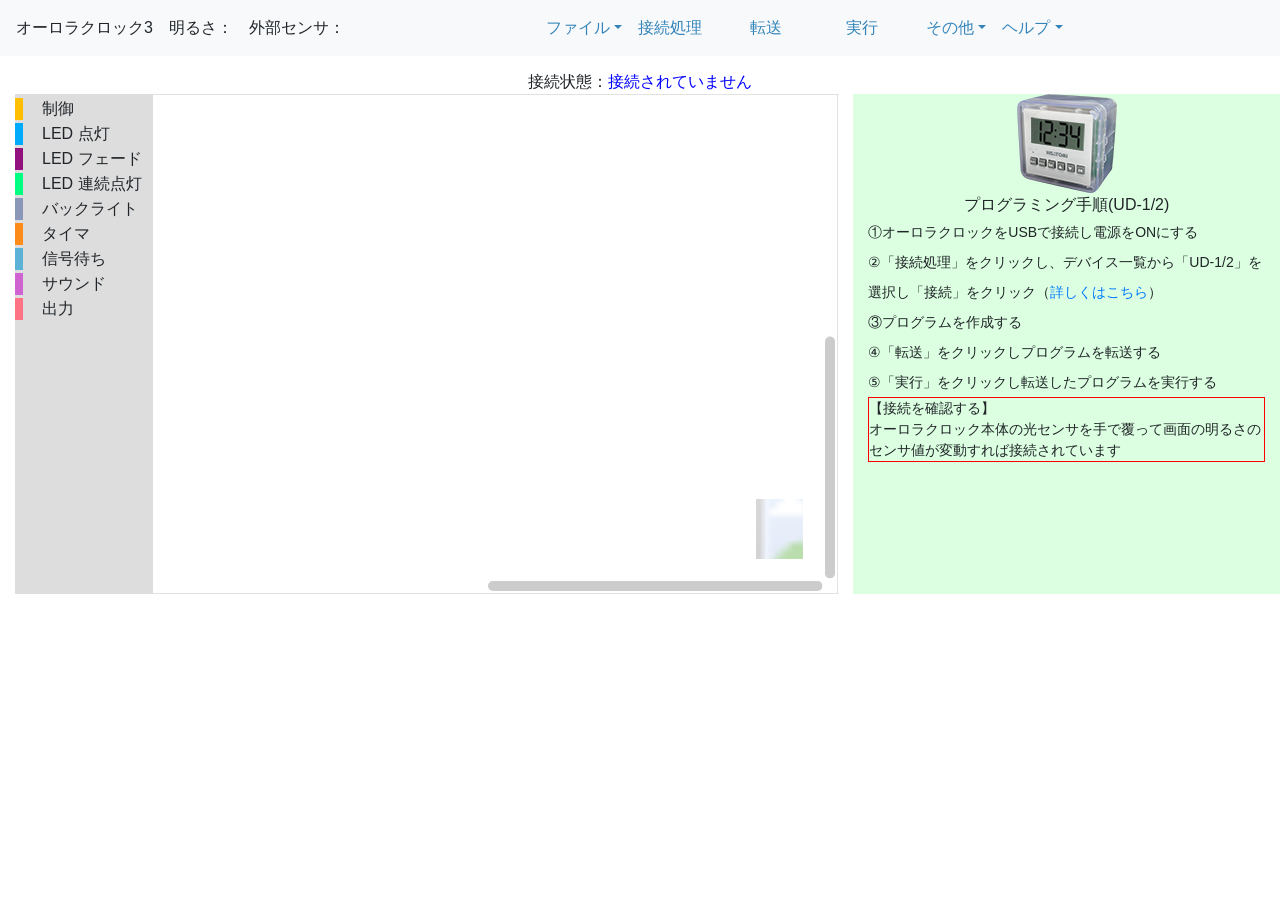
<file: index.html>
﻿<!DOCTYPE html>
<html>
  <head>
	<!-- Global site tag (gtag.js) - Google Analytics -->
	<script async src="https://www.googletagmanager.com/gtag/js?id=G-KY5Z7DLG09"></script>
	<script>
	  window.dataLayer = window.dataLayer || [];
	  function gtag(){dataLayer.push(arguments);}
	  gtag('js', new Date());

	  gtag('config', 'G-KY5Z7DLG09');
	</script>
    <title>オーロラクロック3制御アプリ</title>
    <link href="css/design.css" rel="stylesheet" type="text/css">
    <link href="css/bootstrap-4.3.1.css" rel="stylesheet" type="text/css">
	<script src="js/jquery.min.js1.7.2.js"></script><!--ドラッグドロップ読み込み用 -->
    <!-- Blocklyのライブラリ -->
    <script src="js/blockly_compressed.js"></script>
    <script src="js/blocks_compressed.js"></script>
    <script src="js/javascript_compressed.js"></script>
    <script src="msg/js/ja.js"></script>
    <!-- 自作ブロックの定義 -->
    <script src="js/myblock_Stub.js"></script>
    <script src="js/myblock_Definition.js"></script>
    <script src="js/workspace.js" defer></script>
    <script src="js/webhid.js"></script>
    <script src="js/demo.js"></script>
    <script src="js/function.js"></script>
    <script src="js/function_data_send.js"></script>
    <script src="js/function_edit.js"></script>
    <script src="js/function_file.js"></script>
    <script src="js/function_share.js"></script>
  </head>
  <body style="padding-top: 70px">
    <!-- ワークスペースのエリア -->
	<div class="container-fluid" id="droppable">  
		
	<div id="printhead">
	<div class="row justify-content-center">
	<input type="text" size="3" id="print_nen">年　
	<input type="text" size="3" id="print_kumi">組　
	<input type="text" size="3" id="print_ban">番　
	 名前：<input type="text" id="print_name" size="20">
	</div><p></p>
	<div class="row justify-content-center">
	 <div class="col-sm-8">タイトル：<input type="text" id="print_title" size="80"></div>
	</div>
	<div class="row justify-content-center">
		<div class="col-sm-5">構想：<br><div class="printwaku" id="print-koso"></div><textarea class="text-height-5" id="print-text-koso"></textarea></div>
		<div class="col-sm-5">仕様：<br><div class="printwaku" id="print-siyo"></div><textarea class="text-height-5" id="print-text-siyo"></textarea></div>
	</div>
	<div class="row justify-content-center">
		<div class="col-sm-5">工夫点：<br><div class="printwaku" id="print-kuhu"></div><textarea class="text-height-5" id="print-text-kuhu"></textarea></div>
		<div class="col-sm-5">感想：<br><div class="printwaku" id="print-kanso"></div><textarea class="text-height-5" id="print-text-kanso"></textarea></div>
	</div>
	<div class="row justify-content-center">
		<a class="printbtn" id="prtbtn1" href="#" onClick="printBlock()">印刷</a>
		<a class="printbtn" id="prtbtn2" href="#" onClick="printNoDisplay()">キャンセル</a>
	</div>
	</div>

    <div class="row justify-content-center">
		<div class="col-sm-3 img-center">
			<div class="pro_status_tenso" id='tenso_status'>転送中</div>
			<div class="pro_status_jikko" id='jikko_status'>実行中</div>
		</div>
		<div class="col-sm-6 img-center">
		接続状態：<span style="color:blue" id="setuzokujotai">接続されていません</span>
		</div>
		<div class="col-sm-3">
		</div>
    </div>
    <div class="row justify-content-center">
	  <div class="col" id="blocklyDiv" style="height: 500px; width: 100%;"></div>	
	  <div class="col-sm-4 backcolor-green">
		  <div class="img-center"><img class="img-center.img-responsive" src="img/ud1.png" alt=""/></div>
		  <div class="img-center">
		    プログラミング手順(UD-1/2)
		  </div>
		  <div class="connectcheck font13">
				  ①オーロラクロックをUSBで接続し電源をONにする<br>
				  ②「接続処理」をクリックし、デバイス一覧から「UD-1/2」を選択し「接続」をクリック（<a href="help/connection_usb.pdf" target="_blank">詳しくはこちら</a>）<br>
				  ③プログラムを作成する<br>
				  ④「転送」をクリックしプログラムを転送する<br>
				  ⑤「実行」をクリックし転送したプログラムを実行する
		  </div>
	      <div class="font13" style="border: 1px solid #ff0000;">
		  【接続を確認する】<br>
		  オーロラクロック本体の光センサを手で覆って画面の明るさのセンサ値が変動すれば接続されています
		  </div>
	  </div>
    </div>
	<div class="row">
		<!--style="display:none;"-->
		<form name="form2"><textarea style="display:none;" name='textarea1' id='proText'>プログラム</textarea></form>
		<form name="form3"><textarea style="display:none;" name='textarea2' id='sendText'>転送データ</textarea></form>  
		<form name="form4"><textarea style="display:none;" name='textarea3' id='shareText'>共通データ</textarea></form>
		<form name="form5"><textarea style="display:none;" name='textarea4' id='xmlText'>XML</textarea></form>		
    </div>
		
    </div>

    <!-- 本体へ保存したファイルの読み込み画面 -->
	<div id="restoreModal" class="modal" onclick="pressCancelRestoreBlocks(event)">
      <div class="modalWindow" style="width: 480px">
        <div class="modalHeader">
          開きたいプログラムを選択してください。
        </div>
        <ul id="restoreList">
        </ul>
        <div class="modalFooter">
          <a onclick="cancelRestoreBlocks()">キャンセル</a>
        </div>
      </div>
    </div>
    <!-- 本体へ保存したファイルの削除画面 -->
	<div id="delete_restoreModal" class="modal" onclick="pressCancelRestoreBlocks(event)">
      <div class="modalWindow" style="width: 480px">
        <div class="modalHeader">
          削除するプログラムを選択してください。
        </div>
        <ul id="delete_restoreList">
        </ul>
        <div class="modalFooter">
          <a onclick="delete_cancelRestoreBlocks()">キャンセル</a>
        </div>
      </div>
    </div>

    <!-- ツールボックスの定義 -->
<xml xmlns="https://developers.google.com/blockly/xml" id="toolbox" style="display: none">
  <category name="制御" colour="#ffbf00">
    <block type="start"></block>
    <!-- <block type="end"></block> -->
    <block type="loop"></block>
    <block type="if_yes"></block>
    <block type="if_else"></block>
    <block type="if_block_swon"></block>
    <block type="if_block_swoff"></block>
    <block type="if_block_light"></block>
    <block type="if_block_dark"></block>
  </category>
  <category name="LED 点灯" colour="#00aaff">
    <block type="led_red">
      <field name="ledtime">1</field>
    </block>
    <block type="led_green">
      <field name="ledtime">1</field>
    </block>
    <block type="led_blue">
      <field name="ledtime">1</field>
    </block>
    <block type="led_yellow">
      <field name="ledtime">1</field>
    </block>
    <block type="led_purple">
      <field name="ledtime">1</field>
    </block>
    <block type="led_lightblue">
      <field name="ledtime">1</field>
    </block>
    <block type="led_white">
      <field name="ledtime">1</field>
    </block>
    <block type="led_off">
      <field name="ledtime">1</field>
    </block>
    <block type="led_point">
      <field name="color">#ff0000</field>
      <field name="time">1</field>
    </block>
    <block type="led_rgb">
    </block>
  </category>
  <category name="LED フェード" colour="#92117D">
    <block type="fade_red">
      <field name="fade">f_in</field>
    </block>
    <block type="fade_green">
      <field name="fade">f_in</field>
    </block>
    <block type="fade_blue">
      <field name="fade">f_in</field>
    </block>
    <block type="fade_yellow">
      <field name="fade">f_in</field>
    </block>
    <block type="fade_purple">
      <field name="fade">f_in</field>
    </block>
    <block type="fade_lightblue">
      <field name="fade">f_in</field>
    </block>
    <block type="fade_white">
      <field name="fade">f_in</field>
    </block>
  </category>
  <category name="LED 連続点灯" colour="#00ff80">
    <block type="led_conti_red"></block>
    <block type="led_conti_green"></block>
    <block type="led_conti_blue"></block>
    <block type="led_conti_yellow"></block>
    <block type="led_conti_purple"></block>
    <block type="led_conti_lightblue"></block>
    <block type="led_conti_white"></block>
    <block type="led_conti_off"></block>
  </category>
  <category name="バックライト" colour="#8a97b8">
    <block type="backlight_time">
      <field name="backlighttime">1</field>
    </block>
    <block type="backlight_conti"></block>
    <block type="backlight_off"></block>
  </category>
  <category name="タイマ" colour="#ff8c1a">
    <block type="timer">
      <field name="timertime">1</field>
    </block>
    <block type="timer_sound">
      <field name="timertime">1</field>
    </block>
    <block type="timer_sw">
      <field name="timertime">1</field>
    </block>
    <block type="timer_light">
      <field name="timertime">1</field>
      <field name="timerlight">50</field>
    </block>
    <block type="timer_dark">
      <field name="timertime">1</field>
      <field name="timerlight">50</field>
    </block>
  </category>
  <category name="信号待ち" colour="#5cb1d6">
    <block type="wait_sound"></block>
    <block type="wait_sw"></block>
    <block type="wait_light">
      <field name="waitlight">50</field>
    </block>
    <block type="wait_dark">
      <field name="waitlight">50</field>
    </block>
    <block type="wait_clock"></block>
    <block type="wait_signal"></block>
    <block type="wait_alerm"></block>
  </category>
  <category name="サウンド" colour="#cf63cf">
    <block type="sound1"></block>
    <block type="sound2"></block>
    <block type="sound3"></block>
    <block type="soundplay"></block>
    <block type="alarmplay"></block>
  </category>
  <category name="出力" colour="#ff7385">
    <block type="outputSignal"></block>
    <!--<block type="outputdc_time"></block>
    <block type="outputdc_cont"></block>
    <block type="outputdc_off"></block>
    <block type="outputmame_time"></block>
    <block type="outputmame_cont"></block>
    <block type="outputmame_off"></block>-->
  </category>
</xml>
    <script>
      //Blocklyをdivにはめ込み
      var toolbox = document.getElementById("toolbox");
      var options = { 
	      toolbox : toolbox, 
	      maxBlocks : Infinity,
	      css : true, 
	      sounds : false, 
	   	  zoom : { 
			wheel : true, 
			startScale : 1, 
			maxScale : 3, 
			minScale : 0.3, 
			scaleSpeed : 1.2
		  }
      };
      var workspace = Blockly.inject('blocklyDiv', options);
      
		document.getElementById("printhead").style.display ="none";
		document.getElementById("print-koso").style.display ="none";
		document.getElementById("print-siyo").style.display ="none";
		document.getElementById("print-kuhu").style.display ="none";
		document.getElementById("print-kanso").style.display ="none";
		document.getElementById("tenso_status").style.display ="none";
		document.getElementById("jikko_status").style.display ="none";	
		//自動保存したプログラムの呼び出し
  		autosavefile_read();
		
	    //ファイル読み込み用
	    window.addEventListener('DOMContentLoaded', function(){
        document.getElementById("readfile").addEventListener('change', function(){
		  var fileinfo = document.getElementById("readfile").value.split('.');
          var input = document.getElementById("readfile").files[0];
          var reader = new FileReader();
          reader.addEventListener('load', function(){
			  if (fileinfo[1] == "ud1"){
          		uploadCode(reader.result);				  
			  }
			  else{
				var readdata = event.target.result.substring(event.target.result.indexOf("START"));	
				sharelist_to_program(readdata);
			  }
			  //タイトルにファイル名表示
			  document.title = document.getElementById("readfile").value;
			  document.getElementById("readfile").value = "";
          }, false);
          reader.readAsText(input, 'UTF-8');
        }, false);
	    });
		
		//保存ファイルのドラッグドロップ処理
		$(function() {
			var droppable = $("#droppable");

			// File API が使用できない場合は諦めます.
			if(!window.FileReader) {
			  alert("File API がサポートされていません。");
			  return false;
			}

			// イベントをキャンセルするハンドラです.
			var cancelEvent = function(event) {
				event.preventDefault();
				event.stopPropagation();
				return false;
			}

			// dragenter, dragover イベントのデフォルト処理をキャンセルします.
			droppable.bind("dragenter", cancelEvent);
			droppable.bind("dragover", cancelEvent);

			// ドロップ時のイベントハンドラを設定します.
			var handleDroppedFile = function(event) {
				// ファイルは複数ドロップされる可能性がありますが, ここでは 1 つ目のファイルを扱います.
				var file = event.originalEvent.dataTransfer.files[0];
				if (strSplit(file.name,1,".") == "ud1f" || strSplit(file.name,1,".") == "ud1" || strSplit(file.name,1,".") == "ud1w"){
					// ファイルの内容は FileReader で読み込みます.
					var fileReader = new FileReader();
					fileReader.onload = function(event) {
					  // event.target.result に読み込んだファイルの内容が入っています.		
						if (strSplit(file.name,1,".") == "ud1"){
					  		uploadCode(event.target.result);
						}
						else{
							var readdata = event.target.result.substring(event.target.result.indexOf("START"));	
							if (readdata.indexOf('START') == 0){								
					  			sharelist_to_program(readdata);
							}
						}
					　  //タイトルにファイル名表示
					　  document.title = file.name;
					}
					fileReader.readAsText(file);
					// デフォルトの処理をキャンセルします.
					cancelEvent(event);
					return false;
				}
				else {
					alert("ドロップされたファイルはこのモードで保存されたものではありません。");
					return false;
				}
			}
			// ドロップ時のイベントハンドラを設定します.
			droppable.bind("drop", handleDroppedFile);
      });
    </script>
	  
  <nav class="navbar fixed-top navbar-expand-lg navbar-light bg-light">オーロラクロック3　
	  <span id="dispsensor_off">明るさ：--　外部センサ：--</span>
	  <span id="dispsensor_on">明るさ：<span id="cdSData"></span>　外部センサ：<span id="gaibuData"></span></span>
  <button class="navbar-toggler" type="button" data-toggle="collapse" data-target="#navbarSupportedContent1" aria-controls="navbarSupportedContent1" aria-expanded="false" aria-label="Toggle navigation"> <span class="navbar-toggler-icon"></span> </button>
  <div class="collapse navbar-collapse" id="navbarSupportedContent1">
    <ul class="navbar-nav mx-auto">
      <li class="nav-item dropdown">
		  <a class="nav-link dropdown-toggle" href="#"  id="navbarDropdown1" role="button" data-toggle="dropdown" aria-haspopup="true" aria-expanded="false">ファイル</a>
          <div class="dropdown-menu" aria-labelledby="navbarDropdown1">
			<a class="dropdown-item" onclick="saveCode()" href="#">ブラウザへ保存</a>
			<a class="dropdown-item" onclick="restoreBlocks()" href="#">ブラウザから読み込み</a>
            <div class="dropdown-divider"></div>
			<a class="dropdown-item" onclick="downloadCode()" href="#">ファイルへ保存</a>
			<label class="dropdown-item read_label"><form name="test">ファイルから読み込み<input type="file" id="readfile" accept=".ud1f,.ud1,.ud1w" hidden></form></label>
			<div class="dropdown-divider"></div>
			<a class="dropdown-item" onclick="read_demo(1)" href="#">デモ1(順次)</a>
			<a class="dropdown-item" onclick="read_demo(2)" href="#">デモ2(順次)</a>
			<a class="dropdown-item" onclick="read_demo(3)" href="#">デモ3(反復)</a>
			<a class="dropdown-item" onclick="read_demo(4)" href="#">デモ4(分岐)</a>
			<a class="dropdown-item" onclick="read_demo(5)" href="#">初期プログラム</a>
          </div>
      </li>
	  <li class="nav-item"> <a class="nav-link" href="#" onclick="connectHID()">接続処理　</a></li>
      <li class="nav-item"> <a class="nav-link" href="#" onclick="sendHID()">　転送　　</a></li>
      <li class="nav-item"> <a class="nav-link" href="#" onclick="runHID()">　実行　　</a></li>
	  <li class="nav-item dropdown">
		  <a class="nav-link dropdown-toggle" href="#"  id="navbarDropdown1" role="button" data-toggle="dropdown" aria-haspopup="true" aria-expanded="false">その他</a>
          <div class="dropdown-menu" aria-labelledby="navbarDropdown1">
			<a class="dropdown-item" onclick="printDisplay()" href="#">レポート作成</a>
			<div class="dropdown-divider"></div>
			<a class="dropdown-item" onclick="disp_memory()" href="#">消費メモリ表示</a>
			<div class="dropdown-divider"></div>
			<a class="dropdown-item" onclick="delete_restoreBlocks()" href="#">ブラウザへ保存したプログラムの削除</a>
          </div>
      </li>
	  <li class="nav-item dropdown">
		  <a class="nav-link dropdown-toggle" href="#"  id="navbarDropdown1" role="button" data-toggle="dropdown" aria-haspopup="true" aria-expanded="false">ヘルプ</a>
		  <div class="dropdown-menu" aria-labelledby="navbarDropdown1">
			<a class="dropdown-item" href="help/comm_kei_b.pdf" target="_blank">コマンド一覧</a>
			<div class="dropdown-divider"></div>
			<a class="dropdown-item" href="help/operation.pdf" target="_blank">ヘルプ</a>
			<a class="dropdown-item" href="help/connection_usb.pdf" target="_blank">接続処理について</a>
		  </div>
	  </li>
    </ul>
  </div>
</nav>
<script src="js/jquery-3.4.1.min.js" type="text/javascript"></script>
<script src="js/popper.min.js" type="text/javascript"></script>
<script src="js/bootstrap-4.3.1.js" type="text/javascript"></script>
<script>
		document.getElementById("dispsensor_off").style.display ="none";	
		document.getElementById("dispsensor_on").style.display ="block";
</script>
  </body>
</html>
</file>
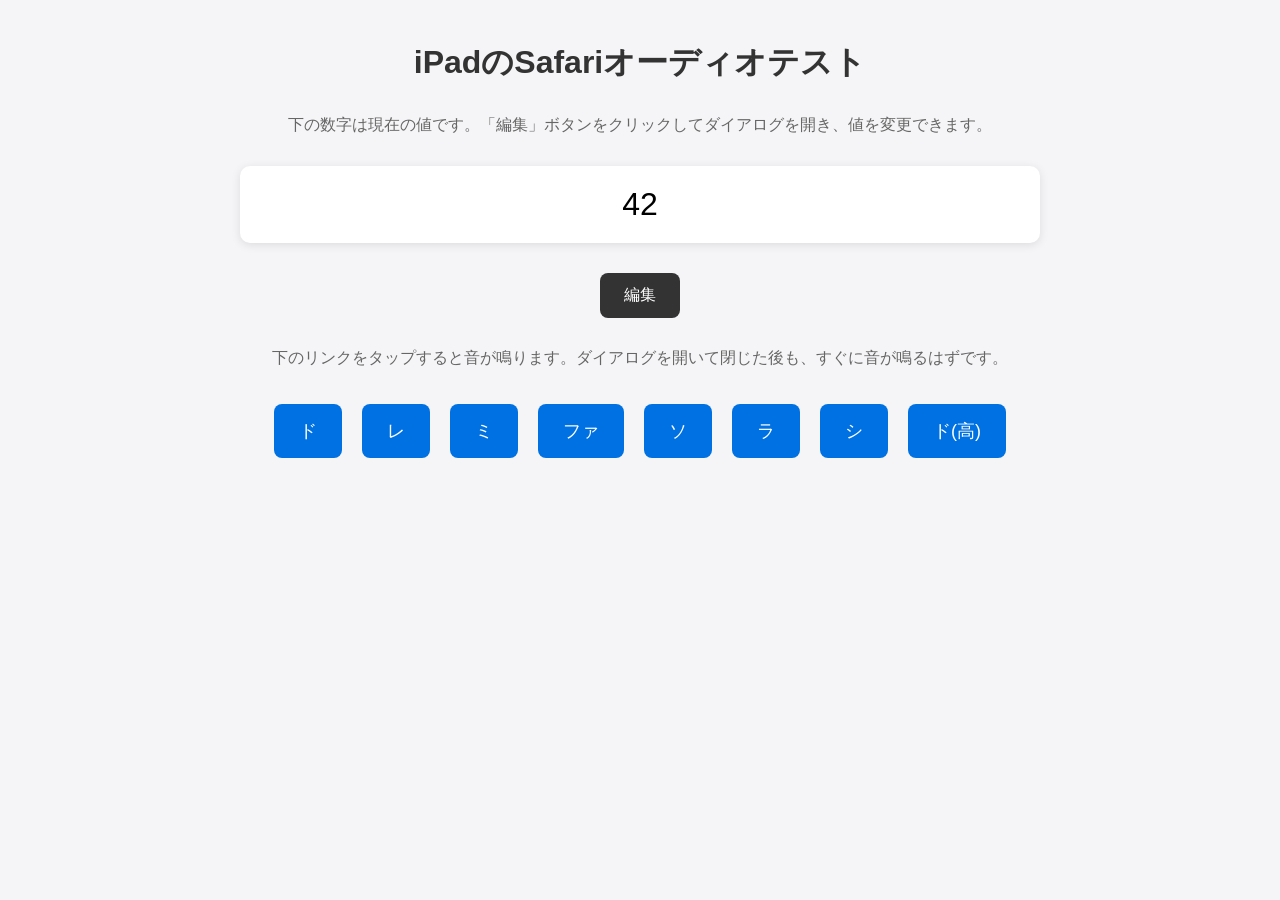
<file: ipad-safari-audio-demo.html>
<!DOCTYPE html>
<html lang="ja">
<head>
    <meta charset="UTF-8">
    <meta name="viewport" content="width=device-width, initial-scale=1.0">
    <title>iPad Safari オーディオデモ</title>
    <style>
        body {
            font-family: -apple-system, BlinkMacSystemFont, "Segoe UI", Roboto, Helvetica, Arial, sans-serif;
            max-width: 800px;
            margin: 0 auto;
            padding: 20px;
            background-color: #f5f5f7;
        }
        
        h1 {
            color: #333;
            text-align: center;
        }
        
        .number-display {
            font-size: 32px;
            text-align: center;
            margin: 30px 0;
            padding: 20px;
            background-color: #fff;
            border-radius: 10px;
            box-shadow: 0 2px 10px rgba(0,0,0,0.1);
        }
        
        .links-container {
            display: flex;
            flex-wrap: wrap;
            justify-content: center;
            gap: 10px;
            margin-top: 30px;
        }
        
        .sound-link {
            display: inline-block;
            padding: 15px 25px;
            background-color: #0071e3;
            color: white;
            text-decoration: none;
            border-radius: 8px;
            font-size: 18px;
            margin: 5px;
            transition: background-color 0.2s;
        }
        
        .sound-link:active {
            background-color: #005bbf;
        }
        
        .edit-button {
            display: block;
            margin: 30px auto;
            padding: 12px 24px;
            background-color: #333;
            color: white;
            border: none;
            border-radius: 8px;
            font-size: 16px;
            cursor: pointer;
        }
        
        .modal {
            display: none;
            position: fixed;
            top: 0;
            left: 0;
            width: 100%;
            height: 100%;
            background-color: rgba(0,0,0,0.5);
            z-index: 100;
            align-items: center;
            justify-content: center;
        }
        
        .modal-content {
            background-color: white;
            padding: 30px;
            border-radius: l5px;
            width: 80%;
            max-width: 400px;
            box-shadow: 0 4px 20px rgba(0,0,0,0.2);
        }
        
        .modal h2 {
            margin-top: 0;
            color: #333;
        }
        
        .form-group {
            margin-bottom: 20px;
        }
        
        label {
            display: block;
            margin-bottom: 8px;
            font-weight: bold;
        }
        
        input {
            width: 100%;
            padding: 12px;
            border: 1px solid #ccc;
            border-radius: 6px;
            font-size: 16px;
        }
        
        .modal-buttons {
            display: flex;
            justify-content: flex-end;
            gap: 10px;
            margin-top: 30px;
        }
        
        .modal-button {
            padding: 10px 20px;
            border: none;
            border-radius: 6px;
            font-size: 16px;
            cursor: pointer;
        }
        
        .cancel-button {
            background-color: #f2f2f2;
            color: #333;
        }
        
        .save-button {
            background-color: #0071e3;
            color: white;
        }
        
        .instruction {
            text-align: center;
            margin: 30px 0;
            color: #666;
        }
    </style>
</head>
<body>
    <h1>iPadのSafariオーディオテスト</h1>
    
    <div class="instruction">
        下の数字は現在の値です。「編集」ボタンをクリックしてダイアログを開き、値を変更できます。
    </div>
    
    <div class="number-display" id="numberDisplay">42</div>
    
    <button class="edit-button" id="editButton">編集</button>
    
    <div class="instruction">
        下のリンクをタップすると音が鳴ります。ダイアログを開いて閉じた後も、すぐに音が鳴るはずです。
    </div>
    
    <div class="links-container">
        <a href="#" class="sound-link" data-sound="do">ド</a>
        <a href="#" class="sound-link" data-sound="re">レ</a>
        <a href="#" class="sound-link" data-sound="mi">ミ</a>
        <a href="#" class="sound-link" data-sound="fa">ファ</a>
        <a href="#" class="sound-link" data-sound="so">ソ</a>
        <a href="#" class="sound-link" data-sound="la">ラ</a>
        <a href="#" class="sound-link" data-sound="si">シ</a>
        <a href="#" class="sound-link" data-sound="do_high">ド(高)</a>
    </div>
    
    <div class="modal" id="editModal">
        <div class="modal-content">
            <h2>数値を編集</h2>
            <div class="form-group">
                <label for="numberInput">新しい数値:</label>
                <input type="number" id="numberInput" value="42">
            </div>
            <div class="modal-buttons">
                <button class="modal-button cancel-button" id="cancelButton">キャンセル</button>
                <button class="modal-button save-button" id="saveButton">保存</button>
            </div>
        </div>
    </div>
    
    <script>
        // メインの変数と初期設定
        let audioContext = null;
        let oscillators = {};
        const soundFrequencies = {
            do: 261.63,     // C4
            re: 293.66,     // D4
            mi: 329.63,     // E4
            fa: 349.23,     // F4
            so: 392.00,     // G4
            la: 440.00,     // A4
            si: 493.88,     // B4
            do_high: 523.25 // C5
        };
        
        // DOM要素の取得
        const numberDisplay = document.getElementById('numberDisplay');
        const editButton = document.getElementById('editButton');
        const editModal = document.getElementById('editModal');
        const numberInput = document.getElementById('numberInput');
        const cancelButton = document.getElementById('cancelButton');
        const saveButton = document.getElementById('saveButton');
        const soundLinks = document.querySelectorAll('.sound-link');
        
        // オーディオシステムの初期化
        function initAudioSystem() {
            // 既存のコンテキストを閉じる
            if (audioContext) {
                audioContext.close();
            }
            
            // 新しいオーディオコンテキストを作成
            audioContext = new (window.AudioContext || window.webkitAudioContext)();
            console.log("オーディオシステムが初期化されました");
            
            // オーディオ再開のためのユーザーインタラクションハンドリング
            document.body.addEventListener('touchstart', function() {
                if (audioContext && audioContext.state !== 'running') {
                    audioContext.resume().then(() => {
                        console.log("オーディオコンテキストが再開されました");
                    });
                }
            }, { once: true });
        }
        
        // 音を再生する関数
        function playSound(event) {
            event.preventDefault();
            
            // オーディオコンテキストが存在しない場合は初期化
            if (!audioContext) {
                initAudioSystem();
            }
            
            // オーディオコンテキストが一時停止中の場合は再開
            if (audioContext.state !== 'running') {
                audioContext.resume();
            }
            
            const soundType = event.currentTarget.getAttribute('data-sound');
            const frequency = soundFrequencies[soundType];
            
            if (!frequency) return;
            
            // 以前のオシレーターが存在する場合は停止して削除
            if (oscillators[soundType]) {
                oscillators[soundType].stop();
                oscillators[soundType].disconnect();
                delete oscillators[soundType];
            }
            
            // 新しいオシレーターを作成
            const oscillator = audioContext.createOscillator();
            const gainNode = audioContext.createGain();
            
            oscillator.type = 'sine';
            oscillator.frequency.setValueAtTime(frequency, audioContext.currentTime);
            
            // エンベロープの設定
            gainNode.gain.setValueAtTime(0, audioContext.currentTime);
            gainNode.gain.linearRampToValueAtTime(0.5, audioContext.currentTime + 0.01);
            gainNode.gain.exponentialRampToValueAtTime(0.001, audioContext.currentTime + 0.5);
            
            // 接続と開始
            oscillator.connect(gainNode);
            gainNode.connect(audioContext.destination);
            oscillator.start();
            
            // 0.5秒後にオシレーターを停止
            setTimeout(() => {
                oscillator.stop();
                oscillator.disconnect();
                gainNode.disconnect();
                delete oscillators[soundType];
            }, 500);
            
            // 現在のオシレーターを保存
            oscillators[soundType] = oscillator;
            
            console.log(`${soundType} の音が再生されました (${frequency}Hz)`);
        }

        // ダイアログを閉じた後のオーディオシステム再初期化
        function reactivateAudio() {
            // サイレント音声を再生してオーディオコンテキストを再開
            const silentSound = new Audio("[data-uri]");
            silentSound.play().then(() => {
                if (audioContext && audioContext.state !== 'running') {
                    audioContext.resume().then(() => {
                        console.log("サイレント音声再生後、オーディオコンテキストが再開されました");
                    });
                }
            }).catch(error => {
                console.error("サイレント音声の再生に失敗:", error);
            });
        }
        
        // イベントリスナーの設定
        function setupEventListeners() {
            // 音声リンクのイベントリスナー
            soundLinks.forEach(link => {
                // 既存のリスナーを削除（重複を避けるため）
                link.removeEventListener('click', playSound);
                link.removeEventListener('touchstart', playSound);
                
                // 新しいリスナーを追加
                link.addEventListener('click', playSound);
                link.addEventListener('touchstart', playSound);
            });
            
            console.log("サウンドリンクのイベントリスナーが設定されました");
        }
        
        // 編集ボタンのイベントリスナー
        editButton.addEventListener('click', () => {
            numberInput.value = numberDisplay.textContent;
            editModal.style.display = 'flex';
        });
        
        // キャンセルボタンのイベントリスナー
        cancelButton.addEventListener('click', () => {
            editModal.style.display = 'none';
            reactivateAudio();
        });
        
        // 保存ボタンのイベントリスナー
        saveButton.addEventListener('click', () => {
            const newValue = parseInt(numberInput.value) || 0;
            numberDisplay.textContent = newValue;
            editModal.style.display = 'none';
            reactivateAudio();
        });
        
        // ページロード時の初期化
        window.addEventListener('DOMContentLoaded', () => {
            // 初期オーディオ設定
            initAudioSystem();
            setupEventListeners();
        });
    </script>
</body>
</html>
</file>
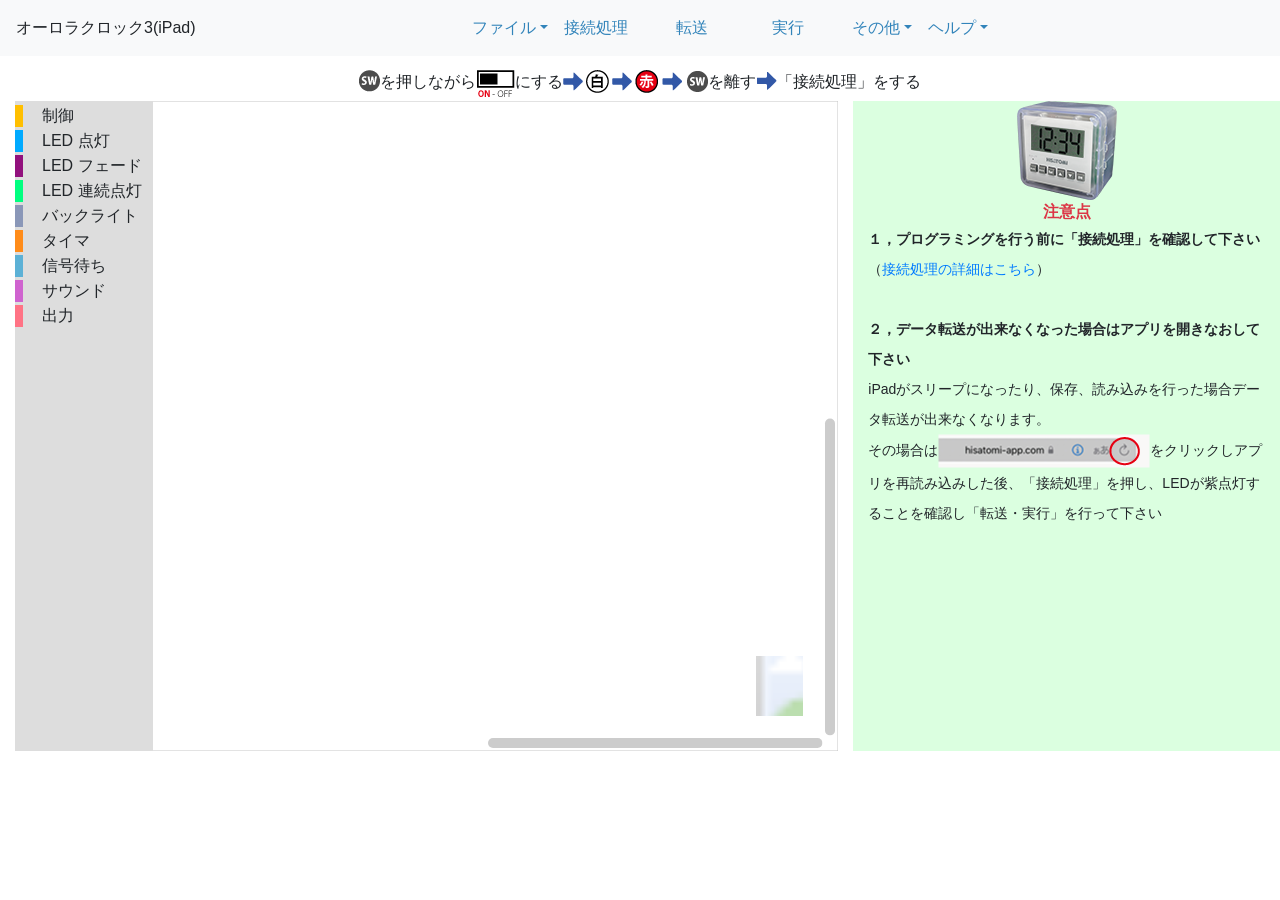
<file: ipad.html>
﻿<!DOCTYPE html>
<html>
  <head>
	<!-- Global site tag (gtag.js) - Google Analytics -->
	<script async src="https://www.googletagmanager.com/gtag/js?id=G-HJ1X0QS648"></script>
	<script>
	  window.dataLayer = window.dataLayer || [];
	  function gtag(){dataLayer.push(arguments);}
	  gtag('js', new Date());

	  gtag('config', 'G-HJ1X0QS648');
	</script>
    <title>オーロラクロック3制御アプリ</title>
    <link href="css/design.css" rel="stylesheet" type="text/css">
    <link href="css/bootstrap-4.3.1.css" rel="stylesheet" type="text/css">
	<script src="js/jquery.min.js1.7.2.js"></script><!--ドラッグドロップ読み込み用 -->
    <!-- Blocklyのライブラリ -->
    <script src="js/blockly_compressed.js"></script>
    <script src="js/blocks_compressed.js"></script>
    <script src="js/javascript_compressed.js"></script>
    <script src="msg/js/ja.js"></script>
    <!-- 自作ブロックの定義 -->
    <script src="js/myblock_Stub.js"></script>
    <script src="js/myblock_Definition.js"></script>
    <script src="js/workspace.js" defer></script>
    <script src="js/demo.js"></script>
    <script src="js/function.js"></script>
    <script src="js/function_data_send_ipad.js"></script>
    <script src="js/function_edit.js"></script>
    <script src="js/function_file.js"></script>
    <script src="js/function_share.js"></script>
    <script src="js/fsk_tx.js"></script>
    <script src="js/sendSound.js"></script>
  </head>
  <body style="padding-top: 70px">
    <!-- ワークスペースのエリア -->
	<div class="container-fluid" id="droppable">  
		
	<div id="printhead">
	<div class="row justify-content-center">
	<input type="text" size="3" id="print_nen">年　
	<input type="text" size="3" id="print_kumi">組　
	<input type="text" size="3" id="print_ban">番　
	 名前：<input type="text" id="print_name" size="20">
	</div><p></p>
	<div class="row justify-content-center">
	 <div class="col-sm-8">タイトル：<input type="text" id="print_title" size="80"></div>
	</div>
	<div class="row justify-content-center">
		<div class="col-sm-5">構想：<br><div class="printwaku" id="print-koso"></div><textarea class="text-height-5" id="print-text-koso"></textarea></div>
		<div class="col-sm-5">仕様：<br><div class="printwaku" id="print-siyo"></div><textarea class="text-height-5" id="print-text-siyo"></textarea></div>
	</div>
	<div class="row justify-content-center">
		<div class="col-sm-5">工夫点：<br><div class="printwaku" id="print-kuhu"></div><textarea class="text-height-5" id="print-text-kuhu"></textarea></div>
		<div class="col-sm-5">感想：<br><div class="printwaku" id="print-kanso"></div><textarea class="text-height-5" id="print-text-kanso"></textarea></div>
	</div>
	<div class="row justify-content-center">
		<a class="printbtn" id="prtbtn1" href="#" onClick="printBlock()">印刷</a>
		<a class="printbtn" id="prtbtn2" href="#" onClick="printNoDisplay()">キャンセル</a>
	</div>
	</div>
		
    <div class="row justify-content-center">
		<img class="img-center .img-responsive" src="img/sw1.png" alt=""/>を押しながら
		<img class="img-center .img-responsive" src="img/sw2.png" alt=""/>にする
		<img class="img-center .img-responsive" src="img/sw3.png" alt=""/>を離す
		<img class="img-center .img-responsive" src="img/sw4.png" alt=""/>「接続処理」をする
    </div>
	
    <div class="row justify-content-center">
	  <div class="col" id="blocklyDiv" style="height: 650px; width: 100%;"></div>	
	  <div class="col-sm-4 backcolor-green">
		  <div class="img-center"><img class="img-center .img-responsive" src="img/ud1.png" alt=""/></div>
		  <div class="img-center text-danger font-weight-bold">
		    注意点
		  </div>
		  <div class="connectcheck font13">
			  <span class="font-weight-bold">１，プログラミングを行う前に「接続処理」を確認して下さい</span>（<a href="help/connection_ipad.pdf" target="_blank">接続処理の詳細はこちら</a>）<br><br>
			  <span class="font-weight-bold">２，データ転送が出来なくなった場合はアプリを開きなおして下さい</span><br>iPadがスリープになったり、保存、読み込みを行った場合データ転送が出来なくなります。<br>その場合は<img class="img-center .img-responsive" src="img/kosin.png" alt=""/>をクリックしアプリを再読み込みした後、「接続処理」を押し、LEDが紫点灯することを確認し「転送・実行」を行って下さい
		  </div>
	  </div>
    </div>
	<div class="row">
		<!--style="display:none;"-->
		<form name="form2"><textarea style="display:none;" name='textarea1' id='proText'>プログラム</textarea></form>
		<form name="form3"><textarea style="display:none;" name='textarea2' id='sendText'>転送データ</textarea></form>  
		<form name="form4"><textarea style="display:none;" name='textarea3' id='shareText'>共通データ</textarea></form>
		<form name="form5"><textarea style="display:none;" name='textarea4' id='xmlText'>XML</textarea></form>		
		<form name="form6"><textarea style="display:none;" name='textarea5' id='arrayText'>ipad</textarea></form>	
    </div>
    </div>

    <!-- 本体へ保存したファイルの読み込み画面 -->
	<div id="restoreModal" class="modal" onclick="pressCancelRestoreBlocks(event)">
      <div class="modalWindow" style="width: 480px">
        <div class="modalHeader">
          開きたいプログラムを選択してください。
        </div>
        <ul id="restoreList">
        </ul>
        <div class="modalFooter">
          <a onclick="cancelRestoreBlocks()">キャンセル</a>
        </div>
      </div>
    </div>
    <!-- 本体へ保存したファイルの削除画面 -->
	<div id="delete_restoreModal" class="modal" onclick="pressCancelRestoreBlocks(event)">
      <div class="modalWindow" style="width: 480px">
        <div class="modalHeader">
          削除するプログラムを選択してください。
        </div>
        <ul id="delete_restoreList">
        </ul>
        <div class="modalFooter">
          <a onclick="delete_cancelRestoreBlocks()">キャンセル</a>
        </div>
      </div>
    </div>

    <!-- ツールボックスの定義 -->
<xml xmlns="https://developers.google.com/blockly/xml" id="toolbox" style="display: none">
  <category name="制御" colour="#ffbf00">
    <block type="start"></block>
    <!-- <block type="end"></block> -->
    <block type="loop"></block>
    <block type="if_yes"></block>
    <block type="if_else"></block>
    <block type="if_block_swon"></block>
    <block type="if_block_swoff"></block>
    <block type="if_block_light"></block>
    <block type="if_block_dark"></block> 
  </category>
  <category name="LED 点灯" colour="#00aaff">
    <block type="led_red">
      <field name="ledtime">1</field>
    </block>
    <block type="led_green">
      <field name="ledtime">1</field>
    </block>
    <block type="led_blue">
      <field name="ledtime">1</field>
    </block>
    <block type="led_yellow">
      <field name="ledtime">1</field>
    </block>
    <block type="led_purple">
      <field name="ledtime">1</field>
    </block>
    <block type="led_lightblue">
      <field name="ledtime">1</field>
    </block>
    <block type="led_white">
      <field name="ledtime">1</field>
    </block>
    <block type="led_off">
      <field name="ledtime">1</field>
    </block>
    <block type="led_point">
      <field name="color">#ff0000</field>
      <field name="time">1</field>
    </block>
    <block type="led_rgb">
    </block>
  </category>
  <category name="LED フェード" colour="#92117D">
    <block type="fade_red">
      <field name="fade">f_in</field>
    </block>
    <block type="fade_green">
      <field name="fade">f_in</field>
    </block>
    <block type="fade_blue">
      <field name="fade">f_in</field>
    </block>
    <block type="fade_yellow">
      <field name="fade">f_in</field>
    </block>
    <block type="fade_purple">
      <field name="fade">f_in</field>
    </block>
    <block type="fade_lightblue">
      <field name="fade">f_in</field>
    </block>
    <block type="fade_white">
      <field name="fade">f_in</field>
    </block>
  </category>
  <category name="LED 連続点灯" colour="#00ff80">
    <block type="led_conti_red"></block>
    <block type="led_conti_green"></block>
    <block type="led_conti_blue"></block>
    <block type="led_conti_yellow"></block>
    <block type="led_conti_purple"></block>
    <block type="led_conti_lightblue"></block>
    <block type="led_conti_white"></block>
    <block type="led_conti_off"></block>
  </category>
  <category name="バックライト" colour="#8a97b8">
    <block type="backlight_time">
      <field name="backlighttime">1</field>
    </block>
    <block type="backlight_conti"></block>
    <block type="backlight_off"></block>
  </category>
  <category name="タイマ" colour="#ff8c1a">
    <block type="timer">
      <field name="timertime">1</field>
    </block>
    <block type="timer_sound">
      <field name="timertime">1</field>
    </block>
    <block type="timer_sw">
      <field name="timertime">1</field>
    </block>
    <block type="timer_light">
      <field name="timertime">1</field>
      <field name="timerlight">50</field>
    </block>
    <block type="timer_dark">
      <field name="timertime">1</field>
      <field name="timerlight">50</field>
    </block>
  </category>
  <category name="信号待ち" colour="#5cb1d6">
    <block type="wait_sound"></block>
    <block type="wait_sw"></block>
    <block type="wait_light">
      <field name="waitlight">50</field>
    </block>
    <block type="wait_dark">
      <field name="waitlight">50</field>
    </block>
    <block type="wait_clock"></block>
    <block type="wait_signal"></block>
    <block type="wait_alerm"></block>
  </category>
  <category name="サウンド" colour="#cf63cf">
    <block type="sound1"></block>
    <block type="sound2"></block>
    <block type="sound3"></block>
    <block type="soundplay"></block>
    <block type="alarmplay"></block>
  </category>
  <category name="出力" colour="#ff7385">
    <block type="outputSignal"></block>
    <!--<block type="outputdc_time"></block>
    <block type="outputdc_cont"></block>
    <block type="outputdc_off"></block>
    <block type="outputmame_time"></block>
    <block type="outputmame_cont"></block>
    <block type="outputmame_off"></block>-->
  </category>
</xml>
    <script>
      //Blocklyをdivにはめ込み
      var toolbox = document.getElementById("toolbox");
      var options = { 
	      toolbox : toolbox, 
	      maxBlocks : Infinity,
	      css : true, 
	      sounds : false, 
      };
      var workspace = Blockly.inject('blocklyDiv', options);
      
		document.getElementById("printhead").style.display ="none";
		document.getElementById("print-koso").style.display ="none";
		document.getElementById("print-siyo").style.display ="none";
		document.getElementById("print-kuhu").style.display ="none";
		document.getElementById("print-kanso").style.display ="none";
		//自動保存したプログラムの呼び出し
  		autosavefile_read();
		
	    //ファイル読み込み用
		window.addEventListener('DOMContentLoaded', function(){
	    var ele = document.getElementById("readfile");
	    ele.addEventListener('change', function(ev){
			var file = ev.target.files[0];
			var filename = file.name.split('.');
			var reader = new FileReader();
			if (filename[1] == "ud1" || filename[1] == "ud1f" || filename[1] == "ud1w"){
			  reader.readAsText(file, 'UTF-8');
			}
			reader.onload = function(e){
				if (reader.result.substr(0,4) == "<xml" ){
					uploadCode(reader.result);		
				}
				else{
					var readdata = event.target.result.substring(event.target.result.indexOf("START"));	
					sharelist_to_program(readdata);
				}
			    //タイトルにファイル名表示
			    document.title = document.getElementById("readfile").value;
				document.getElementById("readfile").value = "";
			}
	    }, false);
		});
		
		//保存ファイルのドラッグドロップ処理
		$(function() {
			var droppable = $("#droppable");

			// File API が使用できない場合は諦めます.
			if(!window.FileReader) {
			  alert("File API がサポートされていません。");
			  return false;
			}

			// イベントをキャンセルするハンドラです.
			var cancelEvent = function(event) {
				event.preventDefault();
				event.stopPropagation();
				return false;
			}

			// dragenter, dragover イベントのデフォルト処理をキャンセルします.
			droppable.bind("dragenter", cancelEvent);
			droppable.bind("dragover", cancelEvent);

			// ドロップ時のイベントハンドラを設定します.
			var handleDroppedFile = function(event) {
				// ファイルは複数ドロップされる可能性がありますが, ここでは 1 つ目のファイルを扱います.
				var file = event.originalEvent.dataTransfer.files[0];
				if (strSplit(file.name,1,".") == "ud1f" || strSplit(file.name,1,".") == "ud1" || strSplit(file.name,1,".") == "ud1w"){
					// ファイルの内容は FileReader で読み込みます.
					var fileReader = new FileReader();					
					fileReader.onload = function(event) {
					  // event.target.result に読み込んだファイルの内容が入っています.		
						if (strSplit(file.name,1,".") == "ud1"){
					  		uploadCode(event.target.result);
						}
						else{
							var readdata = event.target.result.substring(event.target.result.indexOf("START"));	
							if (readdata.indexOf('START') == 0){								
					  			sharelist_to_program(readdata);
							}
						}
					　  //タイトルにファイル名表示
					　  document.title = file.name;
					}
					fileReader.readAsText(file);
					// デフォルトの処理をキャンセルします.
					cancelEvent(event);
					return false;
				}
				else {
					alert("ドロップされたファイルはこのモードで保存されたものではありません。");
					return false;
				}
			}
			// ドロップ時のイベントハンドラを設定します.
			droppable.bind("drop", handleDroppedFile);
      });
    </script>
	  
  <nav class="navbar fixed-top navbar-expand-lg navbar-light bg-light">オーロラクロック3(iPad)
  <button class="navbar-toggler" type="button" data-toggle="collapse" data-target="#navbarSupportedContent1" aria-controls="navbarSupportedContent1" aria-expanded="false" aria-label="Toggle navigation"> <span class="navbar-toggler-icon"></span> </button>
  <div class="collapse navbar-collapse" id="navbarSupportedContent1">
    <ul class="navbar-nav mx-auto">
      <li class="nav-item dropdown">
		  <a class="nav-link dropdown-toggle" href="#"  id="navbarDropdown1" role="button" data-toggle="dropdown" aria-haspopup="true" aria-expanded="false">ファイル</a>
          <div class="dropdown-menu" aria-labelledby="navbarDropdown1">
			<a class="dropdown-item aback" ontouchstart="" onclick="saveCode()" href="#">ブラウザへ保存</a>
			<a class="dropdown-item aback" ontouchstart="" onclick="restoreBlocks()" href="#">ブラウザから読み込み</a>
            <div class="dropdown-divider"></div>
			<a class="dropdown-item aback" ontouchstart="" onclick="downloadCode_ipad()" href="#" id="filesave">ファイルへ保存</a>
			<label class="dropdown-item read_label aback" ontouchstart=""><form name="test">ファイルから読み込み<input type="file" id="readfile" accept=".ud1f,.ud1,.ud1w" hidden></form></label>
			<div class="dropdown-divider"></div>
			<a class="dropdown-item aback" ontouchstart="" onclick="read_demo(1)" href="#">デモ1(順次)</a>
			<a class="dropdown-item aback" ontouchstart="" onclick="read_demo(2)" href="#">デモ2(順次)</a>
			<a class="dropdown-item aback" ontouchstart="" onclick="read_demo(3)" href="#">デモ3(反復)</a>
			<a class="dropdown-item aback" ontouchstart="" onclick="read_demo(4)" href="#">デモ4(分岐)</a>
			<a class="dropdown-item aback" ontouchstart="" onclick="read_demo(5)" href="#">初期プログラム</a>
          </div>
      </li>
	  <li class="nav-item"> <a class="nav-link aback" ontouchstart="" href="#" onclick="connect_iPad()">接続処理　</a></li>
      <li class="nav-item"> <a class="nav-link aback" ontouchstart="" href="#" onclick="sendHID_iPad()">　転送　　</a></li>
      <li class="nav-item"> <a class="nav-link aback" ontouchstart="" href="#" onclick="runHID_iPad()">　実行　　</a></li>
	  <li class="nav-item dropdown">
		  <a class="nav-link dropdown-toggle" href="#"  id="navbarDropdown1" role="button" data-toggle="dropdown" aria-haspopup="true" aria-expanded="false">その他</a>
          <div class="dropdown-menu" aria-labelledby="navbarDropdown1">
			<a class="dropdown-item aback" ontouchstart="" onclick="printDisplay()" href="#">レポート作成</a>
			<div class="dropdown-divider"></div>
			<a class="dropdown-item aback" ontouchstart="" onclick="disp_memory()" href="#">消費メモリ表示</a>
			<div class="dropdown-divider"></div>
			<a class="dropdown-item" onclick="delete_restoreBlocks()" href="#">ブラウザへ保存したプログラムの削除</a>
          </div>
      </li>
	  <li class="nav-item dropdown">
		  <a class="nav-link dropdown-toggle" href="#"  id="navbarDropdown1" role="button" data-toggle="dropdown" aria-haspopup="true" aria-expanded="false">ヘルプ</a>
		  <div class="dropdown-menu" aria-labelledby="navbarDropdown1">
			<a class="dropdown-item aback" ontouchstart="" href="help/comm_kei_b.pdf" target="_blank">コマンド一覧</a>
			<div class="dropdown-divider"></div>
			<a class="dropdown-item aback" ontouchstart="" href="help/operationipad.pdf" target="_blank">ヘルプ</a>
			<a class="dropdown-item aback" ontouchstart="" href="help/connection_ipad.pdf" target="_blank">接続処理について</a>
		  </div>
	  </li>
    </ul>
  </div>
</nav>
<script src="js/jquery-3.4.1.min.js" type="text/javascript"></script>
<script src="js/popper.min.js" type="text/javascript"></script>
<script src="js/bootstrap-4.3.1.js" type="text/javascript"></script>

  </body>
</html>
</file>
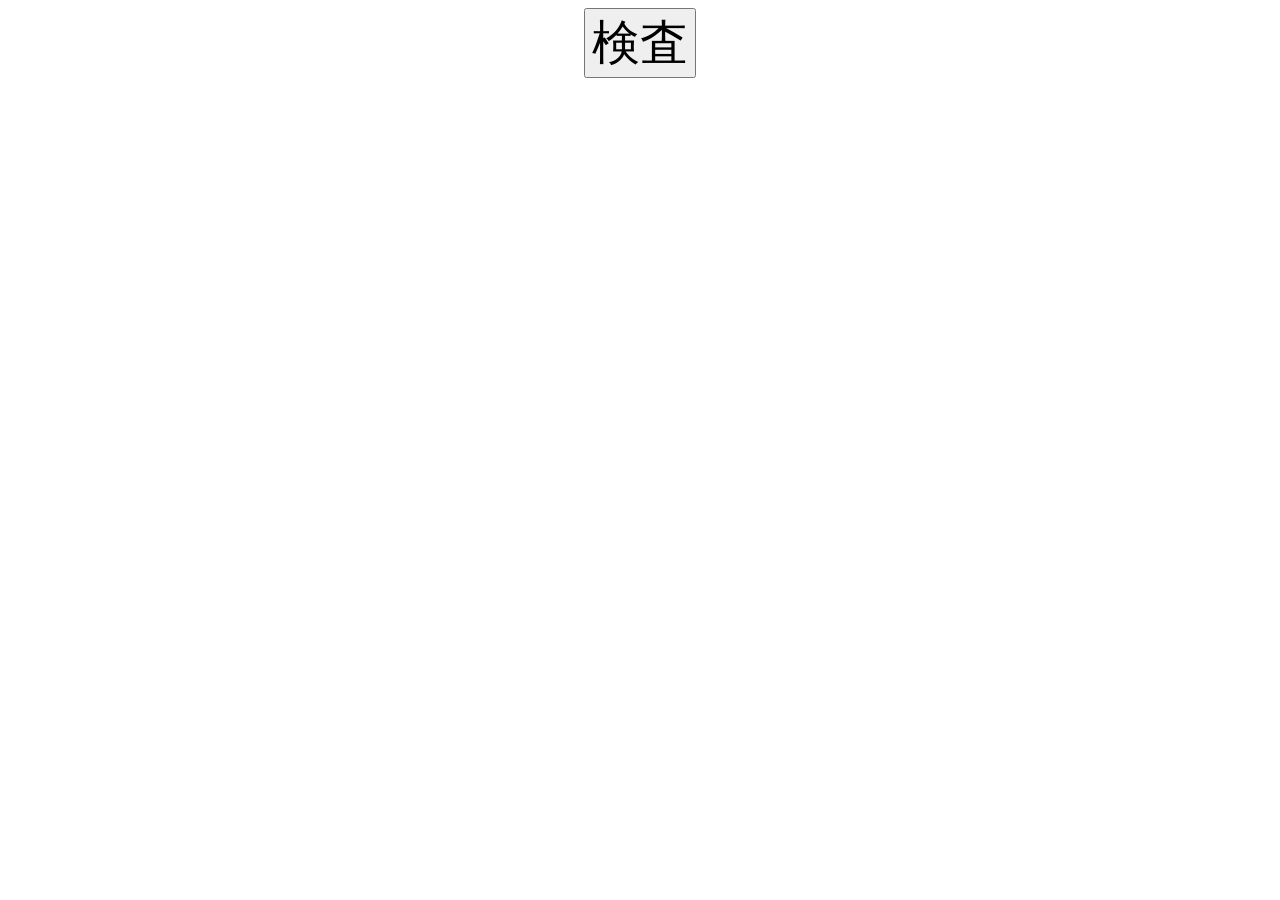
<file: iPadTest.html>
<!DOCTYPE html>
<html lang="ja">
<head>
    <meta charset="UTF-8">
    <meta name="viewport" content="width=device-width, initial-scale=1.0">
    <title>iPad検査用</title>
    <script src="js/sendSound.js"></script>
    <script src="js/function.js"></Script>
        <link rel="stylesheet" type="text/css" href="css/design.css" />
</head>
<body>
    <div align="center">
        <button type="button" onclick="connect_iPad()">
            <font size="10dm">検査</font>
        </button>
        <br><br>
        <!--
        <button type="button" onclick="sendHID_iPad()">
            <font size="10em">転送</font>
        </button>
        -->
    </div>
    <br>
    
</body>
</html>
</file>
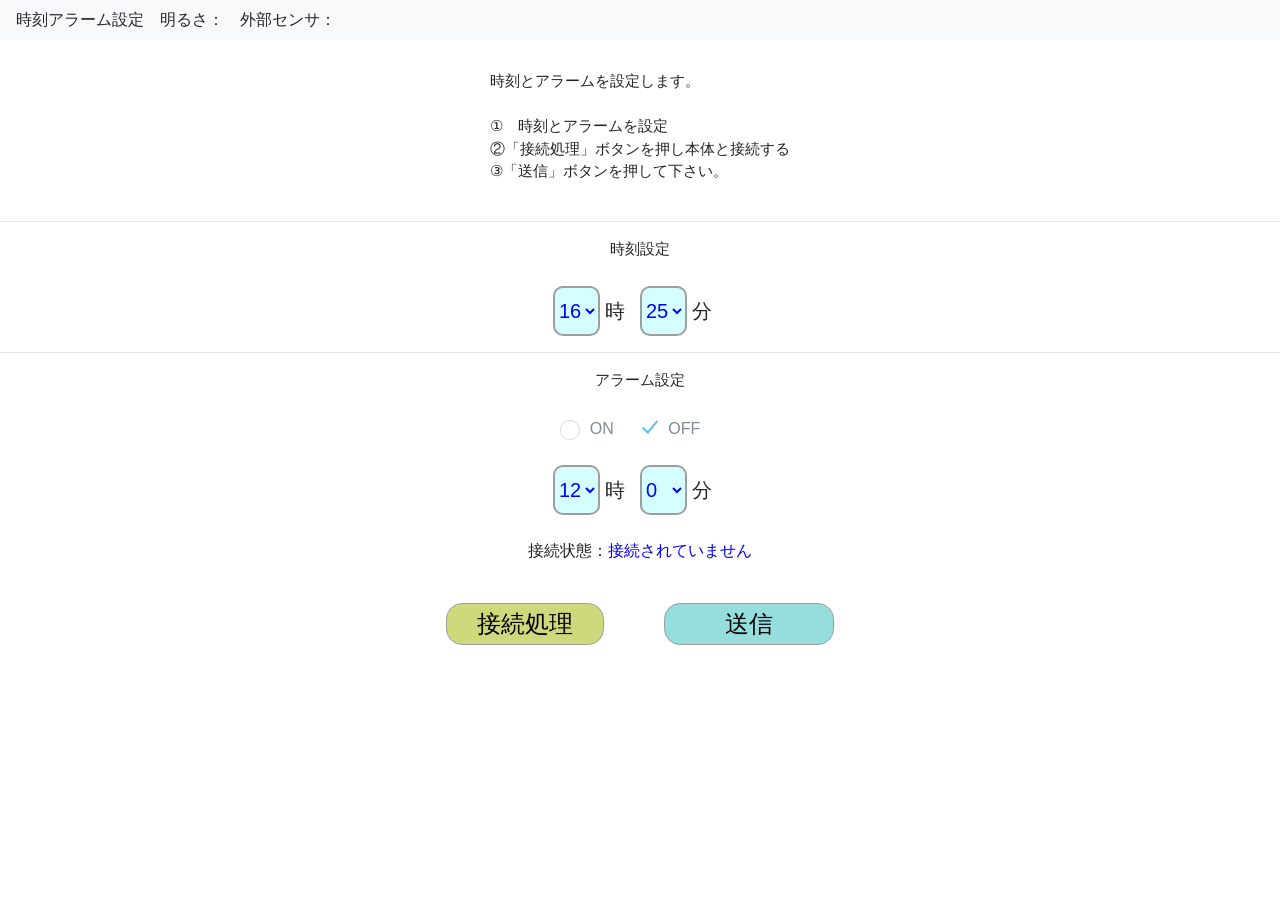
<file: settime.html>
﻿<!DOCTYPE html>
<html>
  <head>
    <title>時刻アラーム設定</title>
    <link href="css/design.css" rel="stylesheet" type="text/css">
    <link href="css/bootstrap-4.3.1.css" rel="stylesheet" type="text/css">
    <script src="js/webhid.js"></script>
    <script src="js/function_settime.js"></script>
	  <script type="text/javascript">
		var now = new Date();
		  
		window.onload = function onLoad() {
		  var target = document.getElementById("DateTimeDisp");

		  var Hour = now.getHours();
		  var Min = now.getMinutes();
		  var Sec = now.getSeconds();
			
		  document.getElementById("jikoku_ji").value = Hour;
		  document.getElementById("jikoku_hun").value = Min;
		  document.getElementById("alerm_ji").value = 12;
		  document.getElementById("alerm_hun").value = 0;
		}
     </script>
  </head>
  <body style="padding-top: 70px">
    <!-- ワークスペースのエリア -->
	<div class="container-fluid">
		<div id='tenso_status'></div>
			<div id='jikko_status'></div>
	<div class="row justify-content-center">
		<div class="font20">
		時刻とアラームを設定します。<br><br>
		①　時刻とアラームを設定<br>
		②「接続処理」ボタンを押し本体と接続する<br>
		③「送信」ボタンを押して下さい。<br><br>
		</div>
	</div>	
    </div>	  
	<hr>
	<div class="row justify-content-center">
		<div class="font20">時刻設定</div><br><br>
	</div>
	<div class="row justify-content-center heightcenter">
	  
	  <select name="select" id="jikoku_ji" class="select">
	    <option value="1">1</option>
	    <option value="2">2</option>
	    <option value="3">3</option>
	    <option value="4">4</option>
	    <option value="5">5</option>
	    <option value="6">6</option>
	    <option value="7">7</option>
	    <option value="8">8</option>
	    <option value="9">9</option>
	    <option value="10">10</option>
	    <option value="11">11</option>
	    <option value="12">12</option>
	    <option value="13">13</option>
	    <option value="14">14</option>
	    <option value="15">15</option>
	    <option value="16">16</option>
	    <option value="17">17</option>
	    <option value="18">18</option>
	    <option value="19">19</option>
	    <option value="20">20</option>
	    <option value="21">21</option>
	    <option value="22">22</option>
	    <option value="23">23</option>
	    <option value="24">24</option>
	  </select>
		<p class="vertical-middle"><label class="label">時</label></p>
	  <select name="select" id="jikoku_hun" class="select">
	    <option value="0">0</option>
	    <option value="1">1</option>
	    <option value="2">2</option>
	    <option value="3">3</option>
	    <option value="4">4</option>
	    <option value="5">5</option>
	    <option value="6">6</option>
	    <option value="7">7</option>
	    <option value="8">8</option>
	    <option value="9">9</option>
	    <option value="10">10</option>
	    <option value="11">11</option>
	    <option value="12">12</option>
	    <option value="13">13</option>
	    <option value="14">14</option>
	    <option value="15">15</option>
	    <option value="16">16</option>
	    <option value="17">17</option>
	    <option value="18">18</option>
	    <option value="19">19</option>
	    <option value="20">20</option>
	    <option value="21">21</option>
	    <option value="22">22</option>
	    <option value="23">23</option>
	    <option value="24">24</option>
	    <option value="25">25</option>
	    <option value="26">26</option>
	    <option value="27">27</option>
	    <option value="28">28</option>
	    <option value="29">29</option>
	    <option value="30">30</option>
	    <option value="31">31</option>
	    <option value="32">32</option>
	    <option value="33">33</option>
	    <option value="34">34</option>
	    <option value="35">35</option>
	    <option value="36">36</option>
	    <option value="37">37</option>
	    <option value="38">38</option>
	    <option value="39">39</option>
	    <option value="40">40</option>
	    <option value="41">41</option>
	    <option value="42">42</option>
	    <option value="43">43</option>
	    <option value="44">44</option>
	    <option value="45">45</option>
	    <option value="46">46</option>
	    <option value="47">47</option>
	    <option value="48">48</option>
	    <option value="49">49</option>
	    <option value="50">50</option>
	    <option value="51">51</option>
	    <option value="52">52</option>
	    <option value="53">53</option>
	    <option value="54">54</option>
	    <option value="55">55</option>
	    <option value="56">56</option>
	    <option value="57">57</option>
	    <option value="58">58</option>
	    <option value="59">59</option>
	  </select>
		<p class="vertical-middle"><label class="label">分</label></p>
	</div>
	<hr>
	<div class="row justify-content-center">			
	  <div class="font20">アラーム設定</div><br><br>
	</div>

		<div class="container pt20">
		  <div class="row pt20 justify-content-center">
			<div class="col-xs-12">
			  <div class="form-group radio-wrap text-center">
				<label class="label-radio">
				  <input id="alermon" name="alerm_onoff" type="radio" value="ON">
				  <span class="lever">ON</span>
				</label>
				<label class="label-radio">
				  <input name="alerm_onoff" type="radio" value="OFF" checked="checked">
				  <span class="lever">OFF</span>
				</label>
			  </div>
			 </div>
		  </div>
		</div>

	<div class="row justify-content-center">	
	  <select name="select" id="alerm_ji" class="select">
	    <option value="1">1</option>
	    <option value="2">2</option>
	    <option value="3">3</option>
	    <option value="4">4</option>
	    <option value="5">5</option>
	    <option value="6">6</option>
	    <option value="7">7</option>
	    <option value="8">8</option>
	    <option value="9">9</option>
	    <option value="10">10</option>
	    <option value="11">11</option>
	    <option value="12">12</option>
	    <option value="13">13</option>
	    <option value="14">14</option>
	    <option value="15">15</option>
	    <option value="16">16</option>
	    <option value="17">17</option>
	    <option value="18">18</option>
	    <option value="19">19</option>
	    <option value="20">20</option>
	    <option value="21">21</option>
	    <option value="22">22</option>
	    <option value="23">23</option>
	    <option value="24">24</option>
	  </select>
		<p class="vertical-middle"><label class="label">時</label></p>
	  <select name="select" id="alerm_hun" class="select">
	    <option value="0">0</option>
	    <option value="1">1</option>
	    <option value="2">2</option>
	    <option value="3">3</option>
	    <option value="4">4</option>
	    <option value="5">5</option>
	    <option value="6">6</option>
	    <option value="7">7</option>
	    <option value="8">8</option>
	    <option value="9">9</option>
	    <option value="10">10</option>
	    <option value="11">11</option>
	    <option value="12">12</option>
	    <option value="13">13</option>
	    <option value="14">14</option>
	    <option value="15">15</option>
	    <option value="16">16</option>
	    <option value="17">17</option>
	    <option value="18">18</option>
	    <option value="19">19</option>
	    <option value="20">20</option>
	    <option value="21">21</option>
	    <option value="22">22</option>
	    <option value="23">23</option>
	    <option value="24">24</option>
	    <option value="25">25</option>
	    <option value="26">26</option>
	    <option value="27">27</option>
	    <option value="28">28</option>
	    <option value="29">29</option>
	    <option value="30">30</option>
	    <option value="31">31</option>
	    <option value="32">32</option>
	    <option value="33">33</option>
	    <option value="34">34</option>
	    <option value="35">35</option>
	    <option value="36">36</option>
	    <option value="37">37</option>
	    <option value="38">38</option>
	    <option value="39">39</option>
	    <option value="40">40</option>
	    <option value="41">41</option>
	    <option value="42">42</option>
	    <option value="43">43</option>
	    <option value="44">44</option>
	    <option value="45">45</option>
	    <option value="46">46</option>
	    <option value="47">47</option>
	    <option value="48">48</option>
	    <option value="49">49</option>
	    <option value="50">50</option>
	    <option value="51">51</option>
	    <option value="52">52</option>
	    <option value="53">53</option>
	    <option value="54">54</option>
	    <option value="55">55</option>
	    <option value="56">56</option>
	    <option value="57">57</option>
	    <option value="58">58</option>
	    <option value="59">59</option>
	  </select>
		<p class="vertical-middle"><label class="label">分</label></p>
	</div>
	<br>
	 <div class="row justify-content-center">
		接続状態：<p style="color:blue" id="setuzokujotai">接続されていません</p>
    </div>  
	<br>
	<div class="row justify-content-center">
	  <a class="connectbtn" href="#" onClick="connectHIDtime()">接続処理</a>
	  <a class="sendbtn" href="#" onClick="settimeHID()">送信</a> 
	</div>
	<div class="row justify-content-center">
		<!--style="display:none;"-->
	  <form name="form3"><textarea style="display:none;" name='textarea2' id='sendText'>転送データ</textarea></form>  
    </div>
  <nav class="navbar fixed-top navbar-expand-lg navbar-light bg-light">時刻アラーム設定　
	  <span id="dispsensor_off"></span>
	  <span id="dispsensor_on">明るさ：<span id="cdSData"></span>　外部センサ：<span id="gaibuData"></span></span>
  <button class="navbar-toggler" type="button" data-toggle="collapse" data-target="#navbarSupportedContent1" aria-controls="navbarSupportedContent1" aria-expanded="false" aria-label="Toggle navigation"> <span class="navbar-toggler-icon"></span> </button>
  <div class="collapse navbar-collapse" id="navbarSupportedContent1">
   
  </div>
  </nav>
  </body>
</html>
</file>
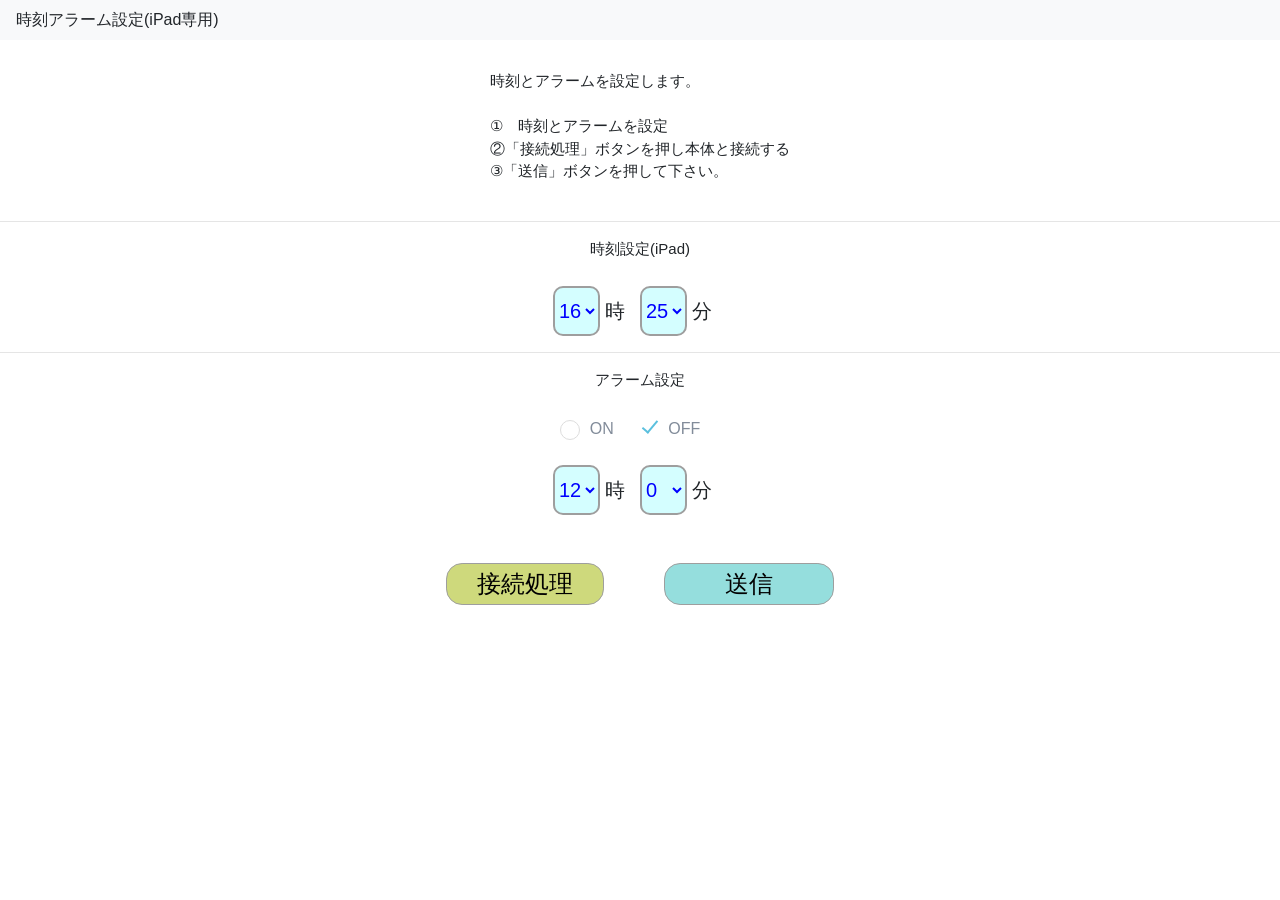
<file: settimeipad.html>
﻿<!DOCTYPE html>
<html>
  <head>
    <title>時刻アラーム設定</title>
    <link href="css/design.css" rel="stylesheet" type="text/css">
    <link href="css/bootstrap-4.3.1.css" rel="stylesheet" type="text/css">
    <script src="js/sendSound.js"></script>
    <script src="js/function.js"></script>
    <script src="js/function_settime.js"></script>
	  <script type="text/javascript">
		var now = new Date();
		  
		window.onload = function onLoad() {
		  var target = document.getElementById("DateTimeDisp");

		  var Hour = now.getHours();
		  var Min = now.getMinutes();
		  var Sec = now.getSeconds();
			
		  document.getElementById("jikoku_ji").value = Hour;
		  document.getElementById("jikoku_hun").value = Min;
		  document.getElementById("alerm_ji").value = 12;
		  document.getElementById("alerm_hun").value = 0;
		}
     </script>
  </head>
  <body style="padding-top: 70px">
    <!-- ワークスペースのエリア -->
	<div class="container-fluid">  
	<div class="row justify-content-center">
		<div class="font20">
		時刻とアラームを設定します。<br><br>
		①　時刻とアラームを設定<br>
		②「接続処理」ボタンを押し本体と接続する<br>
		③「送信」ボタンを押して下さい。<br><br>
		</div>
	</div>	
    </div>	  
	<hr>
	<div class="row justify-content-center">
		<div class="font20">時刻設定(iPad)</div><br><br>
	</div>
	<div class="row justify-content-center heightcenter">
	  <select name="select" id="jikoku_ji" class="select">
	    <option value="1">1</option>
	    <option value="2">2</option>
	    <option value="3">3</option>
	    <option value="4">4</option>
	    <option value="5">5</option>
	    <option value="6">6</option>
	    <option value="7">7</option>
	    <option value="8">8</option>
	    <option value="9">9</option>
	    <option value="10">10</option>
	    <option value="11">11</option>
	    <option value="12">12</option>
	    <option value="13">13</option>
	    <option value="14">14</option>
	    <option value="15">15</option>
	    <option value="16">16</option>
	    <option value="17">17</option>
	    <option value="18">18</option>
	    <option value="19">19</option>
	    <option value="20">20</option>
	    <option value="21">21</option>
	    <option value="22">22</option>
	    <option value="23">23</option>
	    <option value="24">24</option>
	  </select>
		<p class="vertical-middle"><label class="label">時</label></p>
	  <select name="select" id="jikoku_hun" class="select">
	    <option value="0">0</option>
	    <option value="1">1</option>
	    <option value="2">2</option>
	    <option value="3">3</option>
	    <option value="4">4</option>
	    <option value="5">5</option>
	    <option value="6">6</option>
	    <option value="7">7</option>
	    <option value="8">8</option>
	    <option value="9">9</option>
	    <option value="10">10</option>
	    <option value="11">11</option>
	    <option value="12">12</option>
	    <option value="13">13</option>
	    <option value="14">14</option>
	    <option value="15">15</option>
	    <option value="16">16</option>
	    <option value="17">17</option>
	    <option value="18">18</option>
	    <option value="19">19</option>
	    <option value="20">20</option>
	    <option value="21">21</option>
	    <option value="22">22</option>
	    <option value="23">23</option>
	    <option value="24">24</option>
	    <option value="25">25</option>
	    <option value="26">26</option>
	    <option value="27">27</option>
	    <option value="28">28</option>
	    <option value="29">29</option>
	    <option value="30">30</option>
	    <option value="31">31</option>
	    <option value="32">32</option>
	    <option value="33">33</option>
	    <option value="34">34</option>
	    <option value="35">35</option>
	    <option value="36">36</option>
	    <option value="37">37</option>
	    <option value="38">38</option>
	    <option value="39">39</option>
	    <option value="40">40</option>
	    <option value="41">41</option>
	    <option value="42">42</option>
	    <option value="43">43</option>
	    <option value="44">44</option>
	    <option value="45">45</option>
	    <option value="46">46</option>
	    <option value="47">47</option>
	    <option value="48">48</option>
	    <option value="49">49</option>
	    <option value="50">50</option>
	    <option value="51">51</option>
	    <option value="52">52</option>
	    <option value="53">53</option>
	    <option value="54">54</option>
	    <option value="55">55</option>
	    <option value="56">56</option>
	    <option value="57">57</option>
	    <option value="58">58</option>
	    <option value="59">59</option>
	  </select>
		<p class="vertical-middle"><label class="label">分</label></p>
	</div>
	<hr>
	<div class="row justify-content-center">			
	  <div class="font20">アラーム設定</div><br><br>
	</div>

		<div class="container pt20">
		  <div class="row pt20 justify-content-center">
			<div class="col-xs-12">
			  <div class="form-group radio-wrap text-center">
				<label class="label-radio">
				  <input id="alermon" name="alerm_onoff" type="radio" value="ON">
				  <span class="lever">ON</span>
				</label>
				<label class="label-radio">
				  <input name="alerm_onoff" type="radio" value="OFF" checked="checked">
				  <span class="lever">OFF</span>
				</label>
			  </div>
			 </div>
		  </div>
		</div>

	<div class="row justify-content-center">	
	  <select name="select" id="alerm_ji" class="select">
	    <option value="1">1</option>
	    <option value="2">2</option>
	    <option value="3">3</option>
	    <option value="4">4</option>
	    <option value="5">5</option>
	    <option value="6">6</option>
	    <option value="7">7</option>
	    <option value="8">8</option>
	    <option value="9">9</option>
	    <option value="10">10</option>
	    <option value="11">11</option>
	    <option value="12">12</option>
	    <option value="13">13</option>
	    <option value="14">14</option>
	    <option value="15">15</option>
	    <option value="16">16</option>
	    <option value="17">17</option>
	    <option value="18">18</option>
	    <option value="19">19</option>
	    <option value="20">20</option>
	    <option value="21">21</option>
	    <option value="22">22</option>
	    <option value="23">23</option>
	    <option value="24">24</option>
	  </select>
		<p class="vertical-middle"><label class="label">時</label></p>
	  <select name="select" id="alerm_hun" class="select">
	    <option value="0">0</option>
	    <option value="1">1</option>
	    <option value="2">2</option>
	    <option value="3">3</option>
	    <option value="4">4</option>
	    <option value="5">5</option>
	    <option value="6">6</option>
	    <option value="7">7</option>
	    <option value="8">8</option>
	    <option value="9">9</option>
	    <option value="10">10</option>
	    <option value="11">11</option>
	    <option value="12">12</option>
	    <option value="13">13</option>
	    <option value="14">14</option>
	    <option value="15">15</option>
	    <option value="16">16</option>
	    <option value="17">17</option>
	    <option value="18">18</option>
	    <option value="19">19</option>
	    <option value="20">20</option>
	    <option value="21">21</option>
	    <option value="22">22</option>
	    <option value="23">23</option>
	    <option value="24">24</option>
	    <option value="25">25</option>
	    <option value="26">26</option>
	    <option value="27">27</option>
	    <option value="28">28</option>
	    <option value="29">29</option>
	    <option value="30">30</option>
	    <option value="31">31</option>
	    <option value="32">32</option>
	    <option value="33">33</option>
	    <option value="34">34</option>
	    <option value="35">35</option>
	    <option value="36">36</option>
	    <option value="37">37</option>
	    <option value="38">38</option>
	    <option value="39">39</option>
	    <option value="40">40</option>
	    <option value="41">41</option>
	    <option value="42">42</option>
	    <option value="43">43</option>
	    <option value="44">44</option>
	    <option value="45">45</option>
	    <option value="46">46</option>
	    <option value="47">47</option>
	    <option value="48">48</option>
	    <option value="49">49</option>
	    <option value="50">50</option>
	    <option value="51">51</option>
	    <option value="52">52</option>
	    <option value="53">53</option>
	    <option value="54">54</option>
	    <option value="55">55</option>
	    <option value="56">56</option>
	    <option value="57">57</option>
	    <option value="58">58</option>
	    <option value="59">59</option>
	  </select>
		<p class="vertical-middle"><label class="label">分</label></p>
	</div>
	<br><br>
	<div class="row justify-content-center">			
	  <a class="connectbtn" href="#" onClick="connect_iPad()">接続処理</a>
	  <a class="sendbtn" href="#" onClick="settime_iPad()">送信</a> 
	</div>
	  
  <nav class="navbar fixed-top navbar-expand-lg navbar-light bg-light">時刻アラーム設定(iPad専用)
  <button class="navbar-toggler" type="button" data-toggle="collapse" data-target="#navbarSupportedContent1" aria-controls="navbarSupportedContent1" aria-expanded="false" aria-label="Toggle navigation"> <span class="navbar-toggler-icon"></span> </button>
  <div class="collapse navbar-collapse" id="navbarSupportedContent1">
   
  </div>
  </nav>
  </body>
</html>
</file>
<file: css/design.css>
@charset "utf-8";
@media print{
    .backcolor-green{
        display: none;
    }
	#prtbtn1{
        display: none;
    }
	#prtbtn2{
        display: none;
    }
}
body header {
    width: 100%;
    height: 135px;
    border-top: 4px solid #7089FF;
}
#hderArea {
    margin: auto;
    width: 100%;
    height: auto;
}
#hderArea h1 {
    float: left;
    height: auto;
}


body header nav {
    float: left;
    width: 500px;
    margin-left: 50px;
    margin-top: 30px;

}
#hderArea nav ul {
    width: 100%;
    padding: 0px;
    height: 20px;
    list-style-type: none;
    margin-top: 20px;
}
#hderArea nav ul li {
    width: 100px;
    height: 20px;
    float: left;
    text-align: center;
}
/*メニューバーの色*/
.navbar-nav.mx-auto .nav-item .nav-link {
	color: #3284ba;
}
.navbar-nav.mx-auto .nav-item .nav-link:hover {
	color: #0f5b8c;
}
.navbar-nav.mx-auto .nav-item.dropdown .LinkColor_yellow {
	color: #FFB300;
}
.navbar-nav.mx-auto .nav-item.dropdown .LinkColor_yellow:hover {
	color: #AA7700;
}
.navbar-nav.mx-auto .nav-item.dropdown .LinkColor_purple {
	color: #BE00D6;
}
.navbar-nav.mx-auto .nav-item.dropdown .LinkColor_purple:hover {
	color: #760085;
}

a.aback:active{
	color:#000000;
	background-color: coral;
}

textarea {
  resize: none;
  width:350px;
  height:300px;
}

.modal { /* covers the main window */
    display: none;
    position: fixed;
    width: 100%;
    height: 100%;
    left: 0;
    top: 0;
    z-index: 90;
    overflow: auto;
    background-color:rgb(0,0,0);
    background-color: rgba(0,0,0,0.4);
  }
  .modalWindow {
    position: fixed;
    top: 50%;
    left: 50%;
    margin-right: -50%;
    -webkit-transform: translate(-50%, -50%);
    transform: translate(-50%, -50%);
    background-color: rgb(215, 220, 223);
    border-radius: 8px;
    padding: 10px 20px;
    box-shadow: 2px 2px 10px rgba(0,0,0,0.2);
  }
  .modalFooter {
    text-align: right;  /* cancel button at the right corner */
  }
  .modalWindow ul {
    list-style: none;  /* no bullet */
  }
  .modalWindow a {
    text-decoration: none;  /* no underline */
    cursor: pointer;  /* pointer even for anchors without href */
    color: #48f;
  }

.backcolor-green{	
	background-color: #DBFFE0;
}

.img-center{
	text-align: center;
}

.text-height-5{
    height: calc( 1.3em * 5 );
    line-height: 1.3;
	width: 80%;
}
.printbtn{
  display       : inline-block;
  border-radius : 5%;          /* 角丸       */
  font-size     : 12pt;        /* 文字サイズ */
  text-align    : center;      /* 文字位置   */
  cursor        : pointer;     /* カーソル   */
  padding       : 8px 20px;   /* 余白       */
  margin       : 0px 20px;   /* 余白       */
  background    : #2D6D9B;     /* 背景色     */
  color         : #ffffff;     /* 文字色     */
  line-height   : 1em;         /* 1行の高さ  */
  transition    : .3s;         /* なめらか変化 */
  box-shadow    : 6px 6px 3px #cccccc;  /* 影の設定 */
  border        : 2px solid #000066;    /* 枠の指定 */
}
.printwaku{
	border: 1px solid #000000;
}

.sendbtn{
  display       : inline-block;
  border-radius: 0.67em;   /* 角丸 */
  font-size     : 18pt;        /* 文字サイズ */
  text-align    : center;      /* 文字位置   */
  cursor        : pointer;     /* カーソル   */
  padding       : 8px 60px;   /* 余白       */
  margin       : 0px 30px;   /* 余白       */
  background    : #95dedd;     /* 背景色     */
  color         : #000000;     /* 文字色     */
  line-height   : 1em;         /* 1行の高さ  */
  transition    : .3s;         /* なめらか変化 */
  border        : 1px solid #9e9e9e;    /* 枠の指定 */
  text-decoration: none;
}

.connectbtn{
  display       : inline-block;
  border-radius: 0.67em;   /* 角丸 */
  font-size     : 18pt;        /* 文字サイズ */
  text-align    : center;      /* 文字位置   */
  cursor        : pointer;     /* カーソル   */
  padding       : 8px 30px;   /* 余白       */
  margin       : 0px 30px;   /* 余白       */
  background    : #ced97c;     /* 背景色     */
  color         : #000000;     /* 文字色     */
  line-height   : 1em;         /* 1行の高さ  */
  transition    : .3s;         /* なめらか変化 */
  border        : 1px solid #9e9e9e;    /* 枠の指定 */
  text-decoration: none;
}
/*転送中状態表示*/
.pro_status_tenso{
  display       : inline-block;
  border-radius: 0.67em;   /* 角丸 */
  font-size     : 12pt;        /* 文字サイズ */
  text-align    : center;      /* 文字位置   */
  cursor        : pointer;     /* カーソル   */
  padding       : 5px 50px 5px 50px;   /* 余白       */
  margin       : 0px 20px 0px 20px;   /* 余白       */
  background    : #fbffb5;     /* 背景色     */
  color         : #000000;     /* 文字色     */
  line-height   : 1em;         /* 1行の高さ  */
  transition    : .3s;         /* なめらか変化 */
  border        : 2px solid #18701e;    /* 枠の指定 */
}
/*実行中状態表示*/
.pro_status_jikko{
  display       : inline-block;
  border-radius: 0.67em;   /* 角丸 */
  font-size     : 12pt;        /* 文字サイズ */
  text-align    : center;      /* 文字位置   */
  cursor        : pointer;     /* カーソル   */
  padding       : 5px 50px 5px 50px;   /* 余白       */
  margin       : 0px 20px 0px 20px;   /* 余白       */
  background    : #d2bdfc;     /* 背景色     */
  color         : #000000;     /* 文字色     */
  line-height   : 1em;         /* 1行の高さ  */
  transition    : .3s;         /* なめらか変化 */
  border        : 2px solid #18701e;    /* 枠の指定 */
}

/* ここからチェックボックス（時刻合わせ） */
.checkbox-wrap{
}
.label-checkbox input[type="checkbox"]{
  display: none;
}
.label-checkbox{
  cursor: pointer;
  
  position: relative;
}
.label-checkbox .lever{
  display: block;
  color: #ccc;
  font-weight: normal;
  display: inline-block;
  padding: 8px 40px;
  border: 1px solid #e5e5e5;
  border-radius:20px;
  margin-right: 10px;
  margin-bottom: 10px;
  -webkit-transition: all 300ms cubic-bezier(1, 0, 0, 1);
  -moz-transition: all 300ms cubic-bezier(1, 0, 0, 1);
  -o-transition: all 300ms cubic-bezier(1, 0, 0, 1);
  transition: all 300ms cubic-bezier(1, 0, 0, 1);
  -webkit-transition-timing-function: cubic-bezier(1, 0, 0, 1);
  -moz-transition-timing-function: cubic-bezier(1, 0, 0, 1);
  -o-transition-timing-function: cubic-bezier(1, 0, 0, 1);
  transition-timing-function: cubic-bezier(1, 0, 0, 1);
}
.label-checkbox .lever:before{
  content:'';
  position: absolute;
  left: 4px;
  top:4px;
  border: 1px solid #e5e5e5;
  background: #fff;
  width: 30px;
  height: 30px;
  border-radius:100%;
  -webkit-transition: all 300ms cubic-bezier(1, 0, 0, 1);
  -moz-transition: all 300ms cubic-bezier(1, 0, 0, 1);
  -o-transition: all 300ms cubic-bezier(1, 0, 0, 1);
  transition: all 300ms cubic-bezier(1, 0, 0, 1);
  -webkit-transition-timing-function: cubic-bezier(1, 0, 0, 1);
  -moz-transition-timing-function: cubic-bezier(1, 0, 0, 1);
  -o-transition-timing-function: cubic-bezier(1, 0, 0, 1);
  transition-timing-function: cubic-bezier(1, 0, 0, 1);
}
.label-checkbox:hover .lever:before{
   border-color: #ddd;
}
.label-checkbox input[type="checkbox"]:checked + .lever{
   background: #5cb85c;
   color: #fff;
}
.label-checkbox input[type="checkbox"]:checked + .lever{
   border-color:#5cb85c;
}
.label-checkbox input[type="checkbox"]:checked + .lever:before{
   left: 100%;
   margin-left: -44px;
   border-color: #fff;
}

.radio-wrap{
  
}
.label-radio input[type="radio"]{
  display: none;
}
.label-radio{
  cursor: pointer;
  color: #828c9a;
  font-weight: normal;
  letter-spacing: 0;
  display: inline-block;
  position: relative;
  margin-right: 20px;
}
.label-radio .lever:before{
  content:'';
  border: 1px solid #ddd;
  width: 20px;
  height: 20px;
  margin-right: 10px;
  display: inline-block;
  vertical-align: middle;
  border-radius:10px;
  -webkit-transition: all 800ms cubic-bezier(1, 0, 0, 1);
  -moz-transition: all 800ms cubic-bezier(1, 0, 0, 1);
  -o-transition: all 800ms cubic-bezier(1, 0, 0, 1);
  transition: all 800ms cubic-bezier(1, 0, 0, 1);
  -webkit-transition-timing-function: cubic-bezier(1, 0, 0, 1);
  -moz-transition-timing-function: cubic-bezier(1, 0, 0, 1);
  -o-transition-timing-function: cubic-bezier(1, 0, 0, 1);
  transition-timing-function: cubic-bezier(1, 0, 0, 1);
}
.label-radio input[type="radio"]:checked + .lever:before{
  opacity: 0;
  background: #eee;
  border-color: #eee;
  transform:scale(2);
}
.label-radio .lever:after{
  content:'';
  opacity: 0;
  position: absolute;
  left: 8px;
  top: 0px;
  width:8px;
  height: 16px;
  border-right: 2px solid #ddd;
  border-bottom: 2px solid #ddd;
  transform:rotate(-200deg);
  -webkit-transition: all 400ms cubic-bezier(1, 0, 0, 1);
  -moz-transition: all 400ms cubic-bezier(1, 0, 0, 1);
  -o-transition: all 400ms cubic-bezier(1, 0, 0, 1);
  transition: all 400ms cubic-bezier(1, 0, 0, 1);
  -webkit-transition-timing-function: cubic-bezier(1, 0, 0, 1);
  -moz-transition-timing-function: cubic-bezier(1, 0, 0, 1);
  -o-transition-timing-function: cubic-bezier(1, 0, 0, 1);
  transition-timing-function: cubic-bezier(1, 0, 0, 1);
}
.label-radio input[type="radio"]:checked + .lever:after{
  opacity: 1;
  position: absolute;
  left: 8px;
  top: 0px;
  width:8px;
  height: 16px;
  border-right: 2px solid #5bc0de;
  border-bottom: 2px solid #5bc0de;
  transform:rotate(40deg);
}
/*ComboBox（時刻合わせ） */
.select {
  /*width: 70px;*/
  height: 50px;
  border: 2px solid #9e9e9e;
  border-radius: 10px;
  background-color: #d4feff;
  color: #0000FF;
  font-size: 20px;
}
.label {	
  font-size: 20px;
  margin-right: 10px;
}
.heightcenter{	
  vertical-align: middle;
}
.vertical-middle{
  margin: auto 5px; /*上下左右中央に*/
  width: 30px; /*widthの指定は必須*/
  height: 30px; /*heightの指定は必須*/
	
}
.font20{
	font-size: 15px;
}
.font13{
	font-size: 14px;
}
.font_red{
	color: #FF0000;
}
.read_label{
	cursor: pointer;
}
.connectcheck{
	line-height:30px;
}
.img-responsive {
  display: block;
  height: auto;
  max-width: 50%;
}
</file>
